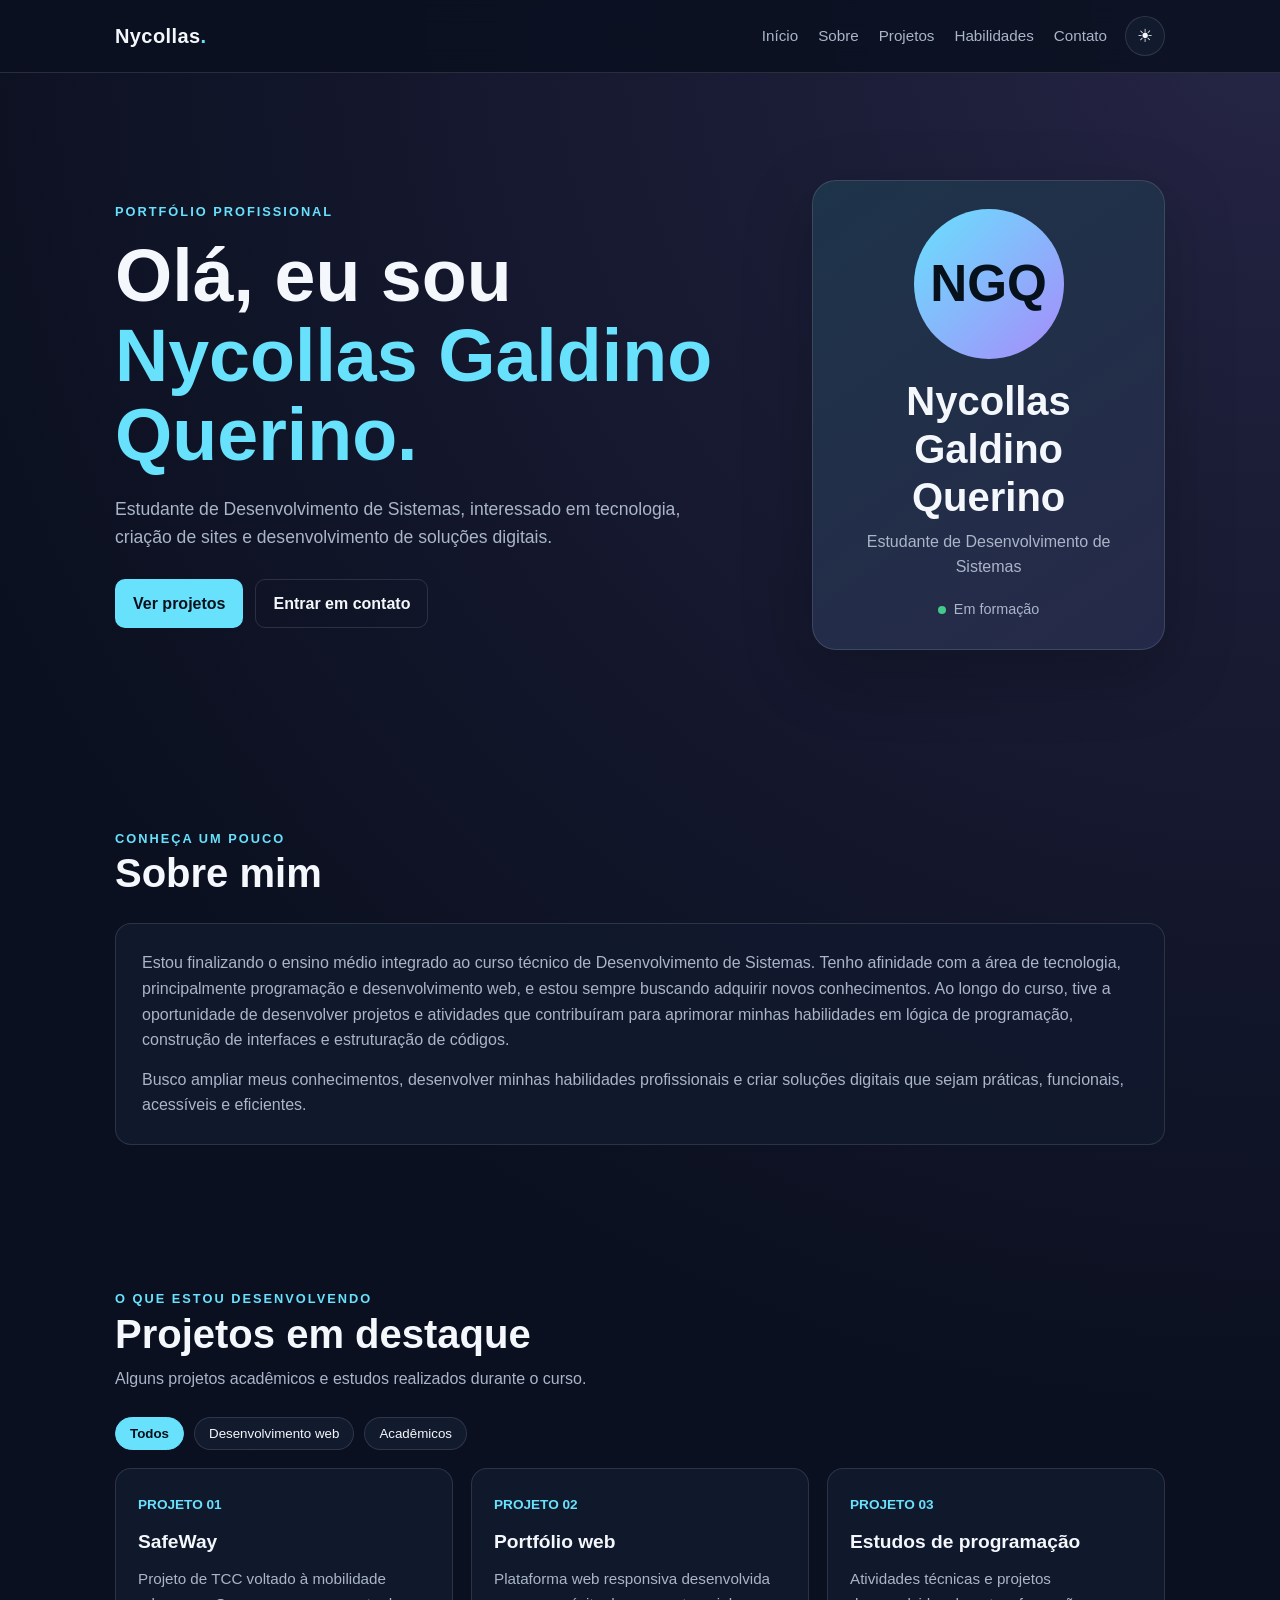
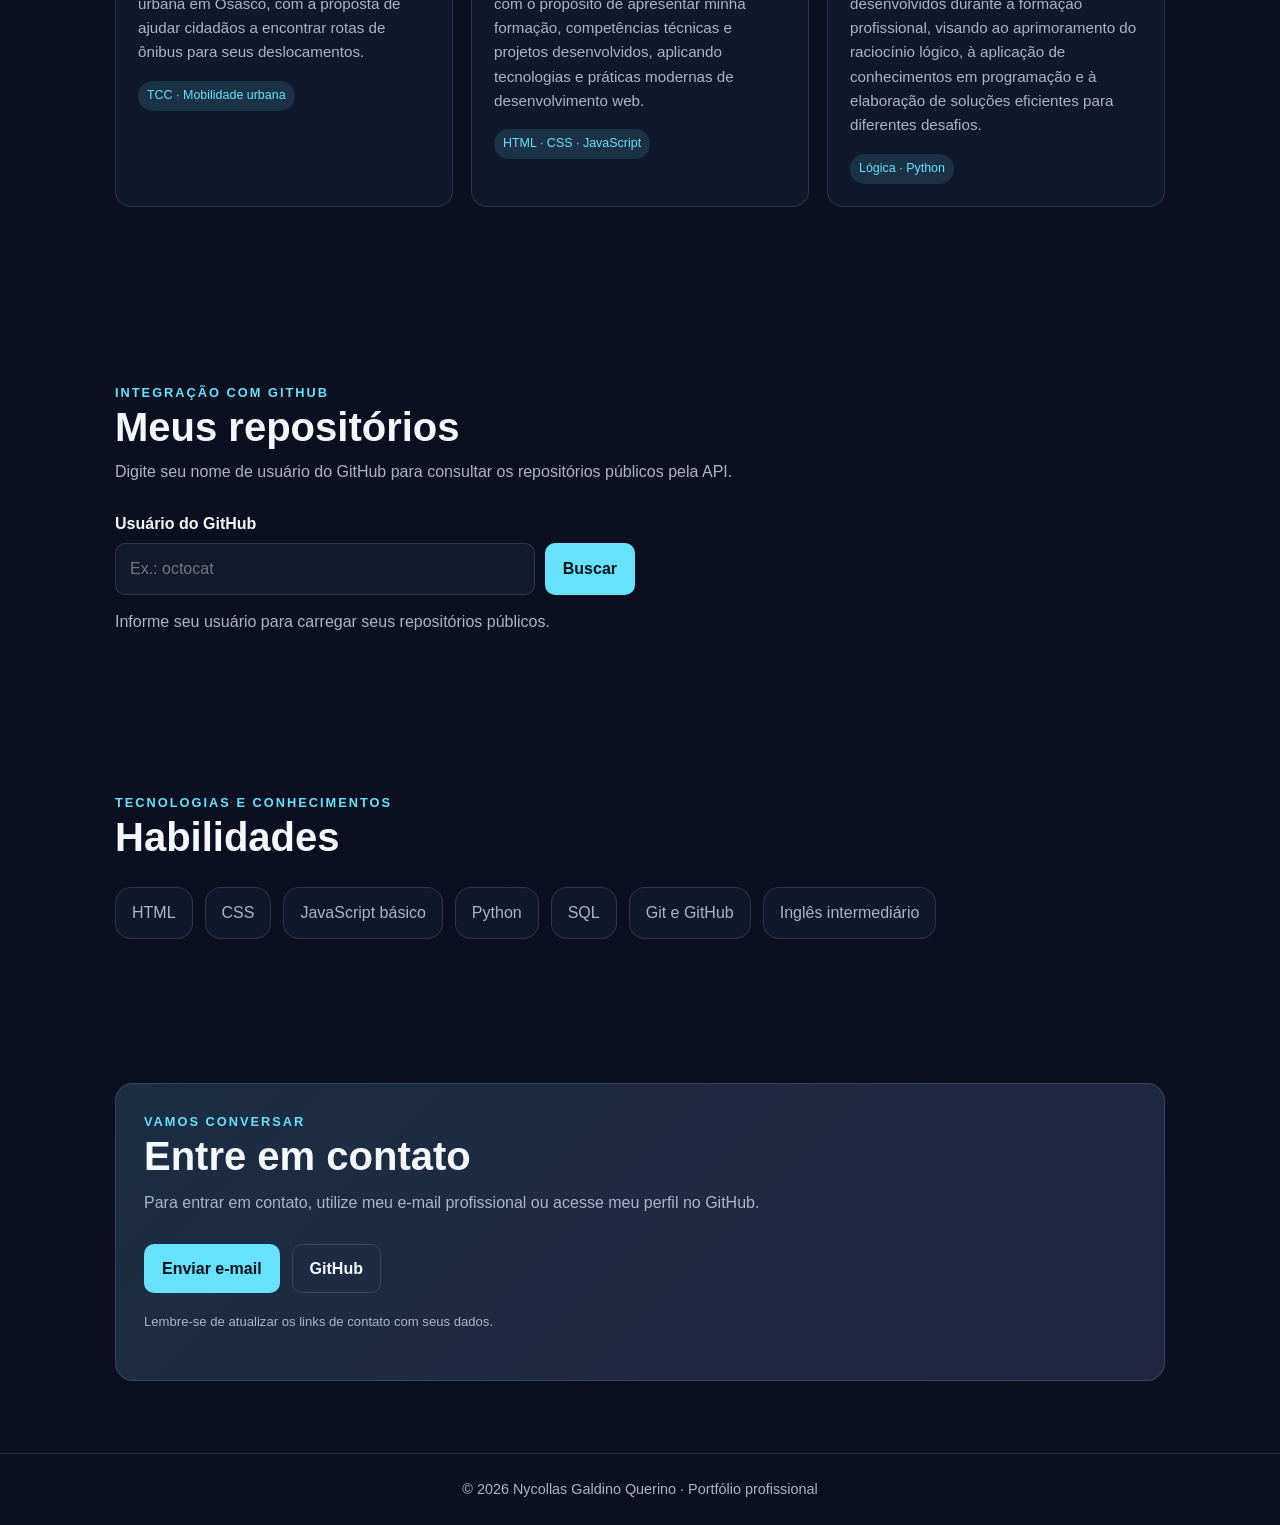
<file: index.html>
<!DOCTYPE html>
<html lang="pt-BR">
<head>
  <meta charset="UTF-8">
  <meta name="viewport" content="width=device-width, initial-scale=1.0">
  <meta name="description" content="Portfólio de Nycollas Galdino Querino, estudante de Desenvolvimento de Sistemas.">
  <title>Portfólio de Nycollas Galdino Querino</title>
  <link rel="stylesheet" href="style.css">
  <script src="script.js" defer></script>
</head>
<body>
  <header class="site-header">
    <nav class="nav container" aria-label="Navegação principal">
      <a class="logo" href="#inicio" aria-label="Voltar ao início">Nycollas<span>.</span></a>
      <div class="nav-right">
        <ul class="nav-links">
          <li><a href="#inicio">Início</a></li>
          <li><a href="#sobre">Sobre</a></li>
          <li><a href="#projetos">Projetos</a></li>
          <li><a href="#habilidades">Habilidades</a></li>
          <li><a href="#contato">Contato</a></li>
        </ul>
        <button class="theme-toggle" id="themeToggle" type="button" aria-label="Ativar tema claro" title="Alternar tema">
          <span id="themeIcon" aria-hidden="true">☀</span>
        </button>
      </div>
    </nav>
  </header>

  <main class="container">
    <section class="hero section" id="inicio">
      <div class="hero-copy">
        <p class="eyebrow">Portfólio profissional</p>
        <h1>Olá, eu sou<br><span>Nycollas Galdino Querino.</span></h1>
        <p class="intro">Estudante de Desenvolvimento de Sistemas, interessado em tecnologia, criação de sites e desenvolvimento de soluções digitais.</p>
        <div class="actions">
          <a class="button primary" href="#projetos">Ver projetos</a>
          <a class="button secondary" href="#contato">Entrar em contato</a>
        </div>
      </div>
      <aside class="profile-card">
        <div class="avatar" aria-hidden="true">NGQ</div>
        <h2>Nycollas Galdino Querino</h2>
        <p>Estudante de Desenvolvimento de Sistemas</p>
        <span class="status"><span aria-hidden="true"></span> Em formação</span>
      </aside>
    </section>

    <section class="section" id="sobre">
      <div class="section-heading">
        <p class="eyebrow">Conheça um pouco</p>
        <h2>Sobre mim</h2>
      </div>
      <div class="about-box">
        <p>Estou finalizando o ensino médio integrado ao curso técnico de Desenvolvimento de Sistemas. Tenho afinidade com a área de tecnologia, principalmente programação e desenvolvimento web, e estou sempre buscando adquirir novos conhecimentos. Ao longo do curso, tive a oportunidade de desenvolver projetos e atividades que contribuíram para aprimorar minhas habilidades em lógica de programação, construção de interfaces e estruturação de códigos.

          <p>Busco ampliar meus conhecimentos, desenvolver minhas habilidades profissionais e criar soluções digitais que sejam práticas, funcionais, acessíveis e eficientes.</p>
      </div>
    </section>

    <section class="section" id="projetos">
      <div class="section-heading">
        <p class="eyebrow">O que estou desenvolvendo</p>
        <h2>Projetos em destaque</h2>
        <p>Alguns projetos acadêmicos e estudos realizados durante o curso.</p>
      </div>

      <div class="filter-bar" aria-label="Filtrar projetos">
        <button class="filter-button active" type="button" data-filter="todos" aria-pressed="true">Todos</button>
        <button class="filter-button" type="button" data-filter="web" aria-pressed="false">Desenvolvimento web</button>
        <button class="filter-button" type="button" data-filter="academico" aria-pressed="false">Acadêmicos</button>
      </div>

      <div class="projects" id="projectList">
        <article class="project" data-category="academico">
          <span class="number">PROJETO 01</span>
          <h3>SafeWay</h3>
          <p>Projeto de TCC voltado à mobilidade urbana em Osasco, com a proposta de ajudar cidadãos a encontrar rotas de ônibus para seus deslocamentos.</p>
          <span class="tag">TCC · Mobilidade urbana</span>
        </article>
        <article class="project" data-category="web">
          <span class="number">PROJETO 02</span>
          <h3>Portfólio web</h3>
          <p>Plataforma web responsiva desenvolvida com o propósito de apresentar minha formação, competências técnicas e projetos desenvolvidos, aplicando tecnologias e práticas modernas de desenvolvimento web.</p>
          <span class="tag">HTML · CSS · JavaScript</span>
        </article>
        <article class="project" data-category="academico">
          <span class="number">PROJETO 03</span>
          <h3>Estudos de programação</h3>
          <p> Atividades técnicas e projetos desenvolvidos durante a formação profissional, visando ao aprimoramento do raciocínio lógico, à aplicação de conhecimentos em programação e à elaboração de soluções eficientes para diferentes desafios.</p>
          <span class="tag">Lógica · Python</span>
        </article>
      </div>
      <p class="filter-feedback" id="filterFeedback" aria-live="polite"></p>
    </section>

    <section class="section" id="repositorios">
      <div class="section-heading">
        <p class="eyebrow">Integração com GitHub</p>
        <h2>Meus repositórios</h2>
        <p>Digite seu nome de usuário do GitHub para consultar os repositórios públicos pela API.</p>
      </div>
      <form class="github-form" id="githubForm">
        <label for="githubUser">Usuário do GitHub</label>
        <div class="github-input-row">
          <input id="githubUser" name="githubUser" type="text" placeholder="Ex.: octocat" autocomplete="off" required>
          <button class="button primary" type="submit" id="githubButton">Buscar</button>
        </div>
      </form>
      <p class="api-message" id="apiMessage" role="status" aria-live="polite">Informe seu usuário para carregar seus repositórios públicos.</p>
      <div class="repo-grid" id="repoList"></div>
    </section>

    <section class="section" id="habilidades">
      <div class="section-heading">
        <p class="eyebrow">Tecnologias e conhecimentos</p>
        <h2>Habilidades</h2>
      </div>
      <div class="skills">
        <span class="skill">HTML</span>
        <span class="skill">CSS</span>
        <span class="skill">JavaScript básico</span>
        <span class="skill">Python</span>
        <span class="skill">SQL</span>
        <span class="skill">Git e GitHub</span>
        <span class="skill">Inglês intermediário</span>
      </div>
    </section>

    <section class="section" id="contato">
      <div class="contact-box">
        <p class="eyebrow">Vamos conversar</p>
        <h2>Entre em contato</h2>
        <p>Para entrar em contato, utilize meu e-mail profissional ou acesse meu perfil no GitHub.</p>
        <!-- Substitua o endereço de exemplo pelo seu e-mail antes de publicar. -->
        <div class="actions">
          <a class="button primary" href="mailto:seuemail@exemplo.com">Enviar e-mail</a>
          <a class="button secondary" href="https://github.com/" target="_blank" rel="noopener noreferrer">GitHub</a>
        </div>
        <p class="small-note">Lembre-se de atualizar os links de contato com seus dados.</p>
      </div>
    </section>
  </main>

  <footer>© <span id="year"></span> Nycollas Galdino Querino · Portfólio profissional</footer>
</body>
</html>
</file>
<file: style.css>
/* Estilos do portfólio */
:root {
  color-scheme: dark;
  --bg: #0b1020;
  --panel: #121a2e;
  --text: #f4f7fb;
  --muted: #aab5c8;
  --accent: #68e1fd;
  --accent2: #a78bfa;
  --border: rgba(255,255,255,.12);
  --header: rgba(11,16,32,.88);
  --shadow: rgba(0,0,0,.22);
}
body.light-theme {
  color-scheme: light;
  --bg: #f4f7fb;
  --panel: #ffffff;
  --text: #172033;
  --muted: #596579;
  --accent: #087eaa;
  --accent2: #7554c7;
  --border: rgba(23,32,51,.14);
  --header: rgba(244,247,251,.9);
  --shadow: rgba(23,32,51,.10);
}
* { box-sizing: border-box; margin: 0; padding: 0; }
html { scroll-behavior: smooth; }
body {
  font-family: Arial, Helvetica, sans-serif;
  background: radial-gradient(circle at top right, color-mix(in srgb, var(--accent2) 18%, transparent), var(--bg) 42%);
  background-color: var(--bg);
  color: var(--text);
  line-height: 1.6;
  transition: background-color .2s, color .2s;
}
a { color: inherit; }
.container { width: min(1050px, calc(100% - 44px)); margin: 0 auto; }
.site-header {
  position: sticky; top: 0; z-index: 10;
  background: var(--header); backdrop-filter: blur(12px);
  border-bottom: 1px solid var(--border);
}
.nav { min-height: 72px; display: flex; justify-content: space-between; align-items: center; gap: 18px; }
.logo { font-size: 1.25rem; font-weight: 800; letter-spacing: .4px; text-decoration: none; }
.logo span, h1 span { color: var(--accent); }
.nav-right { display: flex; align-items: center; gap: 18px; }
.nav-links { list-style: none; display: flex; gap: 20px; flex-wrap: wrap; }
.nav-links a { color: var(--muted); text-decoration: none; font-size: .95rem; }
.nav-links a:hover { color: var(--accent); }
.theme-toggle {
  width: 40px; height: 40px; border-radius: 50%; border: 1px solid var(--border);
  background: var(--panel); color: var(--text); cursor: pointer; font-size: 1.1rem;
}
.section { padding: 72px 0; scroll-margin-top: 75px; }
.hero { min-height: 76vh; display: grid; grid-template-columns: 1.3fr .7fr; align-items: center; gap: 42px; }
.eyebrow { color: var(--accent); text-transform: uppercase; letter-spacing: 2px; font-size: .8rem; font-weight: bold; }
h1 { font-size: clamp(2.5rem, 6vw, 4.6rem); line-height: 1.08; margin: 14px 0 20px; }
h2 { font-size: clamp(1.8rem, 4vw, 2.5rem); line-height: 1.2; margin-bottom: 8px; }
h3 { font-size: 1.2rem; }
.intro { color: var(--muted); font-size: 1.1rem; max-width: 600px; }
.actions { display: flex; gap: 12px; margin-top: 28px; flex-wrap: wrap; }
.button { display: inline-block; padding: 11px 17px; border-radius: 10px; text-decoration: none; font-weight: bold; border: 1px solid transparent; cursor: pointer; font: inherit; font-weight: 700; }
.primary { background: var(--accent); color: #07111c; }
.secondary { border-color: var(--border); color: var(--text); background: transparent; }
.button:hover, .filter-button:hover { transform: translateY(-2px); }
.profile-card {
  background: linear-gradient(145deg, color-mix(in srgb, var(--accent) 13%, var(--panel)), color-mix(in srgb, var(--accent2) 13%, var(--panel)));
  border: 1px solid var(--border); border-radius: 24px; padding: 28px;
  text-align: center; box-shadow: 0 22px 70px var(--shadow);
}
.avatar {
  width: 150px; height: 150px; margin: 0 auto 18px; border-radius: 50%;
  display: grid; place-items: center; font-size: 3.2rem; font-weight: bold;
  color: #07111c; background: linear-gradient(135deg, var(--accent), var(--accent2));
}
.profile-card p { color: var(--muted); margin-top: 8px; }
.status { display: inline-flex; align-items: center; gap: 8px; margin-top: 18px; color: var(--muted); font-size: .9rem; }
.status span { width: 8px; height: 8px; border-radius: 50%; background: #42c98b; }
.section-heading { margin-bottom: 26px; }
.section-heading > p:last-child { color: var(--muted); margin-top: 8px; }
.about-box, .project, .skill, .repo-card {
  background: color-mix(in srgb, var(--panel) 88%, transparent);
  border: 1px solid var(--border); border-radius: 16px;
}
.about-box { padding: 26px; color: var(--muted); }
.about-box p + p { margin-top: 14px; }
.projects { display: grid; grid-template-columns: repeat(3, 1fr); gap: 18px; }
.project { padding: 22px; transition: transform .2s, border-color .2s; }
.project:hover { transform: translateY(-5px); border-color: var(--accent); }
.project[hidden] { display: none; }
.number { color: var(--accent); font-size: .85rem; font-weight: bold; }
.project h3 { margin: 10px 0; }
.project p, .repo-card p { color: var(--muted); font-size: .95rem; }
.tag { display: inline-block; margin-top: 16px; padding: 5px 9px; border-radius: 20px; background: color-mix(in srgb, var(--accent) 12%, transparent); color: var(--accent); font-size: .78rem; }
.filter-bar { display: flex; flex-wrap: wrap; gap: 10px; margin: 0 0 18px; }
.filter-button { border: 1px solid var(--border); background: var(--panel); color: var(--text); border-radius: 22px; padding: 8px 14px; cursor: pointer; transition: .2s; }
.filter-button.active { background: var(--accent); color: #07111c; border-color: var(--accent); font-weight: 700; }
.filter-feedback { color: var(--muted); font-size: .9rem; margin-top: 12px; min-height: 1.4em; }
.skills { display: flex; flex-wrap: wrap; gap: 12px; }
.skill { padding: 12px 16px; color: var(--muted); }
.github-form { max-width: 520px; }
.github-form label { display: block; font-weight: 700; margin-bottom: 7px; }
.github-input-row { display: flex; gap: 10px; }
.github-input-row input { flex: 1; min-width: 0; padding: 12px 14px; border: 1px solid var(--border); border-radius: 10px; background: var(--panel); color: var(--text); font: inherit; }
.api-message { color: var(--muted); margin: 14px 0; min-height: 1.5em; }
.repo-grid { display: grid; grid-template-columns: repeat(3, 1fr); gap: 14px; }
.repo-card { padding: 18px; min-width: 0; }
.repo-card h3 { margin-bottom: 8px; overflow-wrap: anywhere; }
.repo-card a { color: var(--accent); text-decoration: none; font-weight: 700; }
.repo-card a:hover { text-decoration: underline; }
.repo-meta { display: flex; gap: 14px; flex-wrap: wrap; color: var(--muted); font-size: .82rem; margin-top: 14px; }
.contact-box { padding: 28px; border-radius: 18px; border: 1px solid var(--border); background: linear-gradient(135deg, color-mix(in srgb, var(--accent) 10%, var(--panel)), color-mix(in srgb, var(--accent2) 10%, var(--panel))); }
.contact-box > p:not(.eyebrow) { color: var(--muted); margin: 10px 0 20px; }
.small-note { font-size: .82rem; margin-top: 18px !important; }
footer { text-align: center; padding: 24px; color: var(--muted); border-top: 1px solid var(--border); font-size: .9rem; }
@media (max-width: 760px) {
  .nav { align-items: flex-start; flex-direction: column; padding: 14px 0; }
  .nav-right { width: 100%; justify-content: space-between; }
  .nav-links { gap: 10px 14px; }
  .nav-links a { font-size: .88rem; }
  .hero { grid-template-columns: 1fr; padding-top: 48px; min-height: auto; }
  .profile-card { max-width: 380px; }
  .projects, .repo-grid { grid-template-columns: 1fr; }
  .section { padding: 52px 0; }
}
@media (max-width: 430px) {
  .container { width: min(100% - 30px, 1050px); }
  .nav-right { align-items: flex-start; }
  .nav-links { max-width: 280px; }
  .github-input-row { flex-direction: column; }
  .github-input-row .button { width: 100%; }
}
</file>
